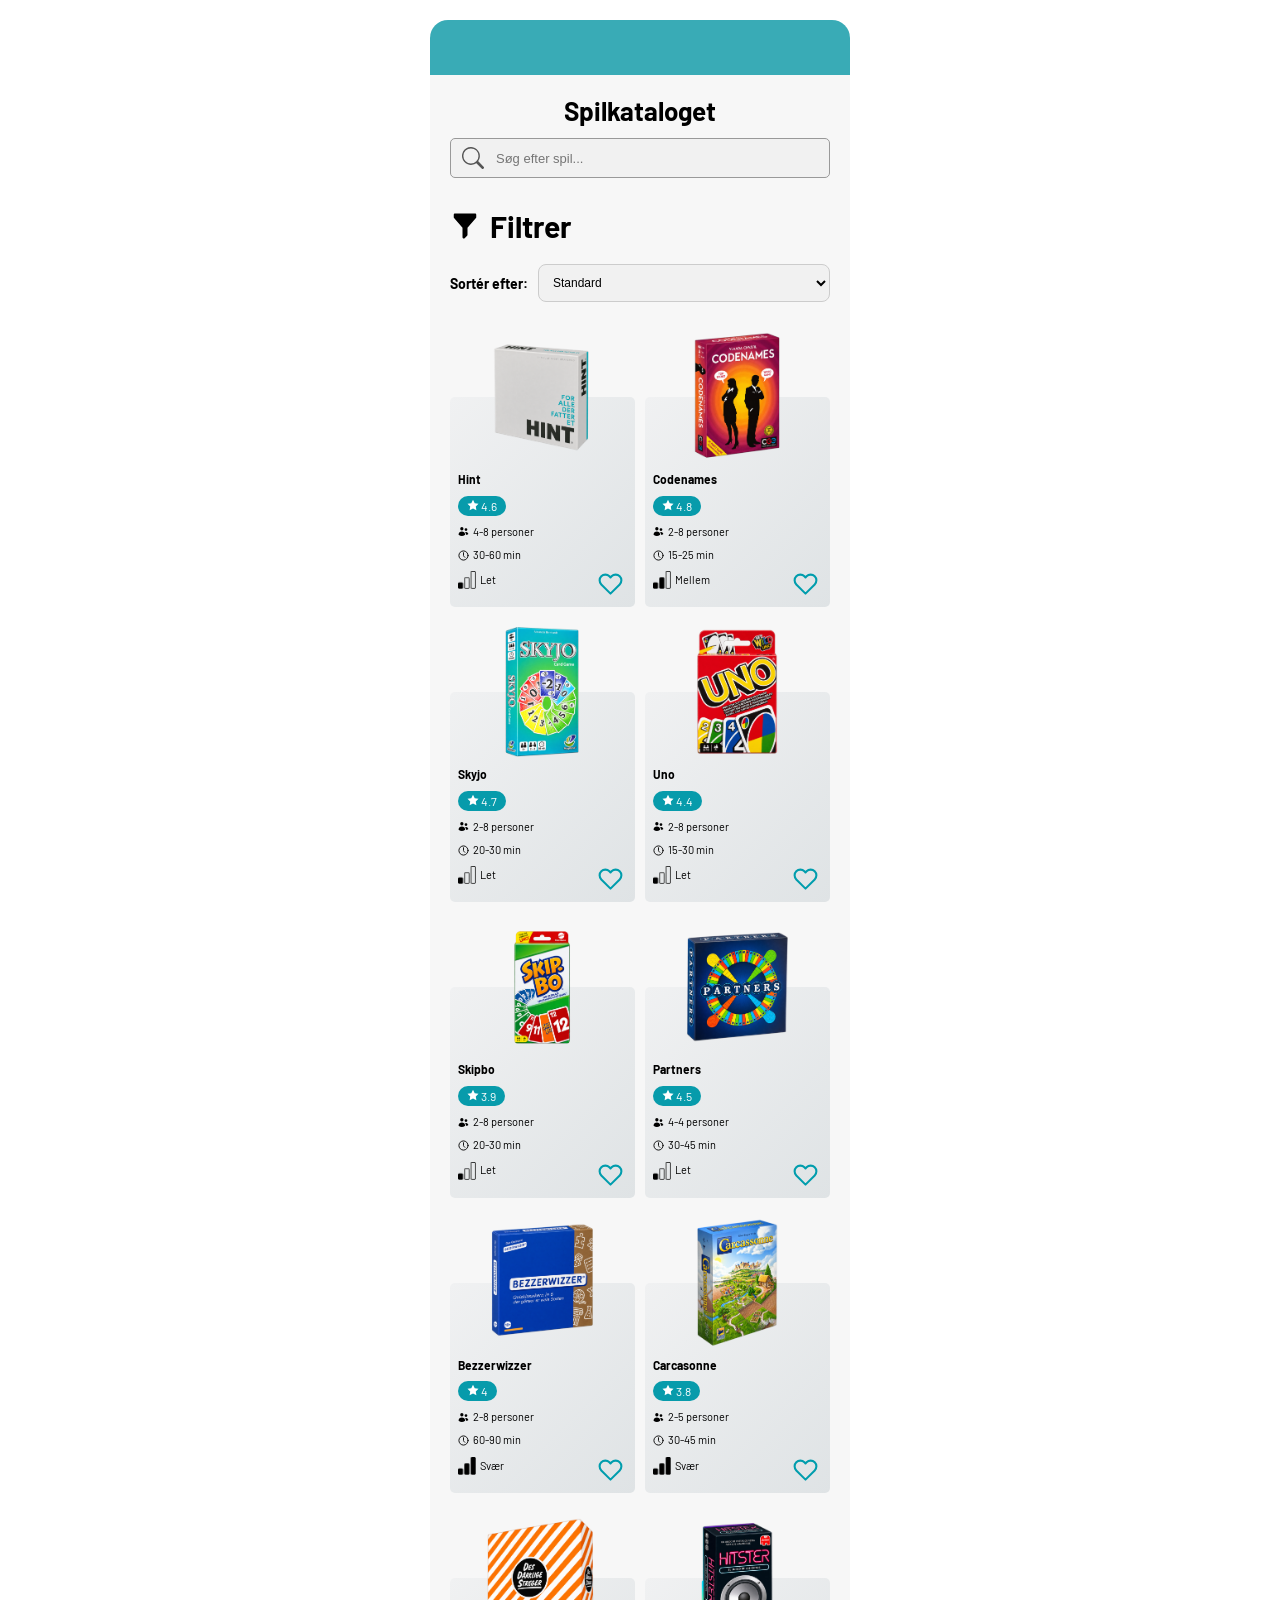
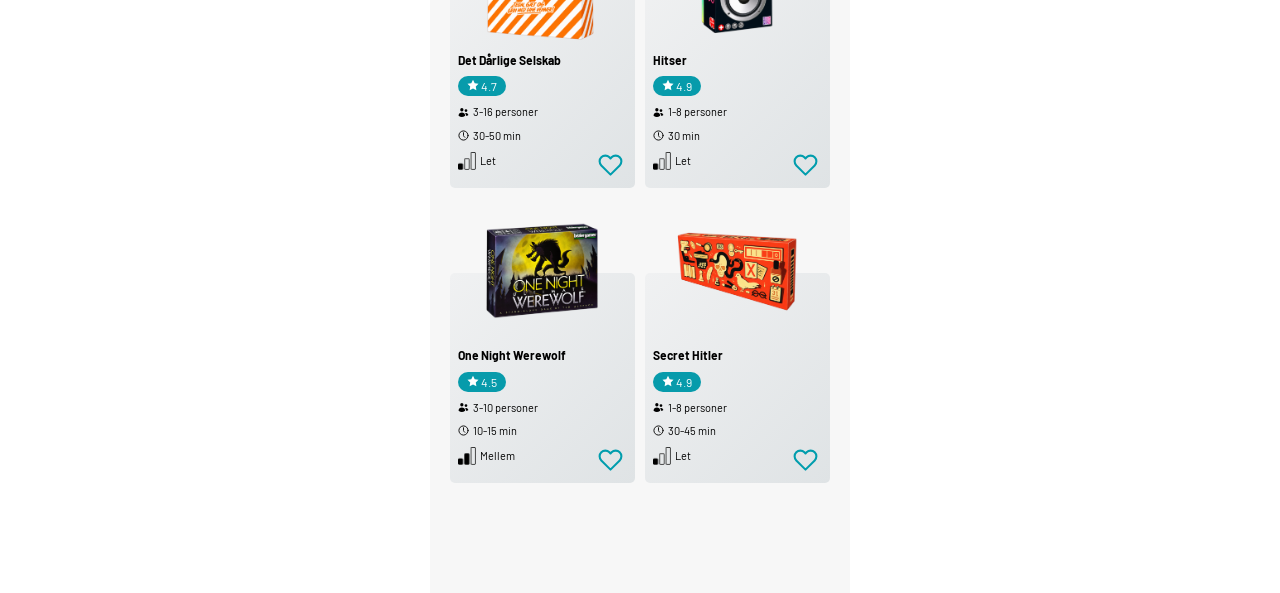
<file: index.html>
<!DOCTYPE html>
<html lang="da">
<head>
    <meta charset="UTF-8">
    <meta name="viewport" content="width=device-width, initial-scale=1.0">
    <title>Spilkatalog</title>
    <link rel="preconnect" href="https://fonts.googleapis.com">
    <link rel="preconnect" href="https://fonts.gstatic.com" crossorigin>
    <link href="https://fonts.googleapis.com/css2?family=Barlow:ital,wght@0,100;0,200;0,300;0,400;0,500;0,600;0,700;0,800;0,900;1,100;1,200;1,300;1,400;1,500;1,600;1,700;1,800;1,900&family=Martel+Sans:wght@200;300;400;600;700;800;900&display=swap" rel="stylesheet">
    <link rel="stylesheet" href="style.css">
</head>

<body>

    <div class="topbar"></div>

    <div class="container">
        <header>
            <h1>Spilkataloget</h1>
        </header>

        <main>
            <!-- Søgning -->
             
            <div class="search-container">
              <span class="bi--search"></span>
                <input
                    type="search"
                    id="search-input"
                    placeholder= "Søg efter spil..." 
                    class="search-input"
                    aria-label="Søg efter spil"
                >
            </div>
            

    
    


            <!-- Åbn filterpanelet -->
           <a href="filter.html" id="filter-toggle" class="filter-button">
             <span class="boxicons--filter-filled"></span>
              <span>Filtrer</span>
            </a>
<!-- Sortering -->
    <div class="sort-container">
    <label for="sort-spil">Sortér efter:</label>

    <select id="sort-spil">
        <option value="standard">Standard</option>
        <option value="rating">Bedst bedømte først</option>
        <option value="faerrest">Færrest spillere først</option>
        <option value="flest">Flest spillere først</option>
        <option value="kort">Korteste spil først</option>
        <option value="lang">Længste spil først</option>
        <option value="favoritter">Favoritter</option>
        <option value="navn">Navn A–Å</option>
    </select>
    
</div>
            <!-- Spillene indsættes her med JavaScript -->
            <div id="products-container" class="products-container"></div>

            




        </main>
    </div>

<!-- Informationsboks til spil -->
<dialog id="product-dialog" class="spil-dialog">

    <button type="button" id="dialog-close" aria-label="Luk">
        ×
    </button>

    <img id="dialog-image" class="dialog-image" alt="">

    <h2 id="dialog-title"></h2>

    <div id="dialog-rating"></div>

    <div id="dialog-info"></div>

</dialog>

    <!-- JavaScript -->
    <script src="data.js"></script>
    <script src="scriptui.js"></script>
    <script src="scriptfilt.js"></script>
</body>
</html>
</file>
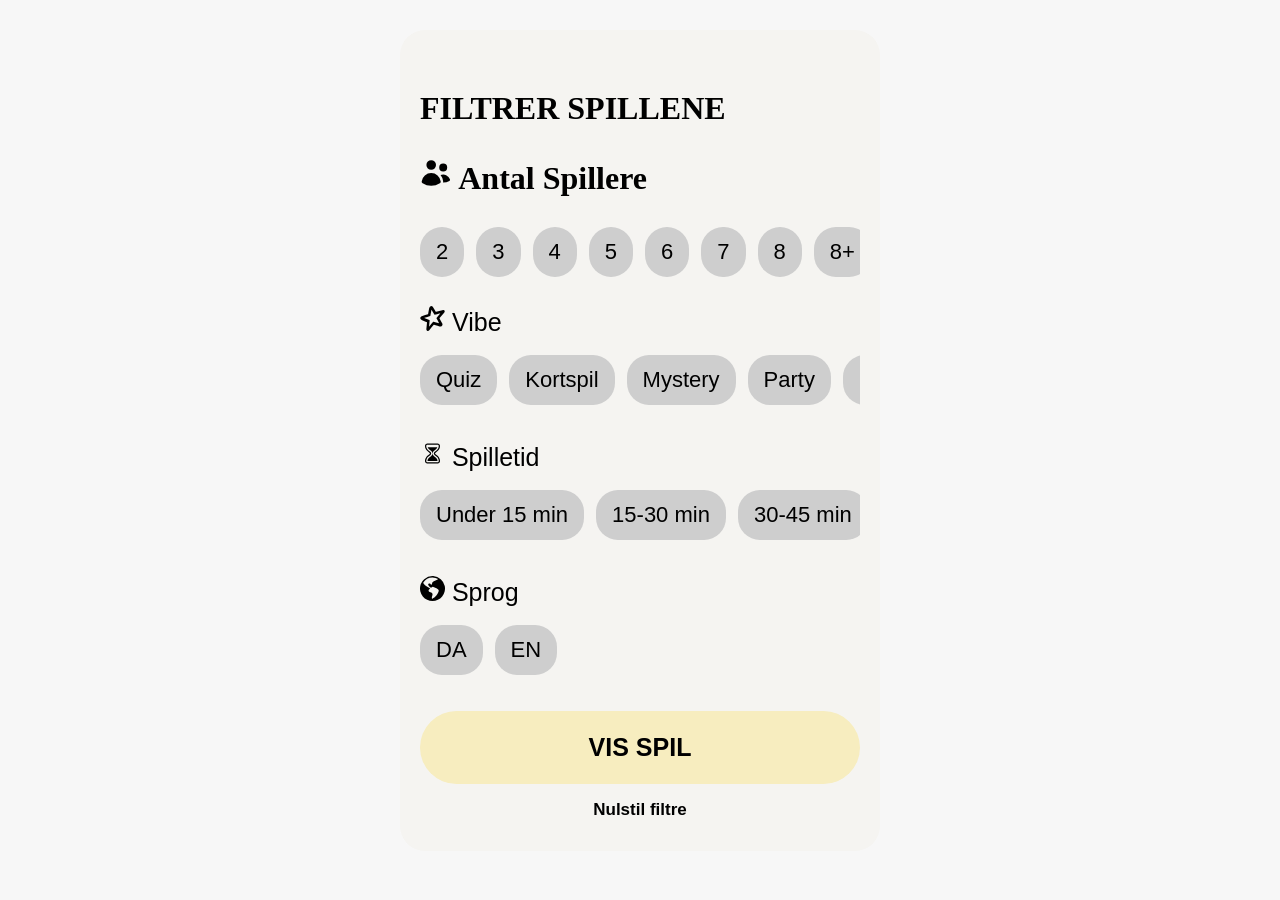
<file: filter.html>
<!DOCTYPE html>
<html lang="en">
<head>
    <meta charset="UTF-8">
    <meta name="viewport" content="width=device-width, initial-scale=1.0">
    <title> Filtrer spillene</title>

    <link rel="stylesheet" href="filter.css">
    

</head>
<body>
<div class="toopbar"></div>

<main class="filter-side">

<a href="index.html" class="luk"> </a>

<h1> FILTRER SPILLENE</h1>

<form action="index.html" method="get">

<h1>
<span class="heroicons--users-20-solid"></span>
Antal Spillere
</h1>

<div class="knapper">
                <label><input type="checkbox" name="spillere" value="2">2</label>
                <label><input type="checkbox" name="spillere" value="3">3</label>
                <label><input type="checkbox" name="spillere" value="4">4</label>
                <label><input type="checkbox" name="spillere" value="5">5</label>
                <label><input type="checkbox" name="spillere" value="6">6</label>
                <label><input type="checkbox" name="spillere" value="7">7</label>
                <label><input type="checkbox" name="spillere" value="8">8</label>
                <label><input type="checkbox" name="spillere" value="8+">8+</label>
            </div>
        </section>

        <section>
            <h2>
                <span class="cib--apache-spark"></span>
                 Vibe
            </h2>

            <div class="knapper">
                <label><input type="checkbox" name="vibe" value="Quiz">Quiz</label>
                <label><input type="checkbox" name="vibe" value="Kortspil">Kortspil</label>
                <label><input type="checkbox" name="vibe" value="Mystery">Mystery</label>
                <label><input type="checkbox" name="vibe" value="Party">Party</label>
                <label><input type="checkbox" name="vibe" value="Performance">Performance</label>
            </div>
        </section>

        <section>
            <h2>
                <span class="fluent--hourglass-three-quarter-20-regular"></span>
                 Spilletid
            </h2>

            <div class="knapper">
                <label><input type="checkbox" name="tid" value="0-15">Under 15 min</label>
                <label><input type="checkbox" name="tid" value="15-30">15-30 min</label>
                <label><input type="checkbox" name="tid" value="30-45">30-45 min</label>
                <label><input type="checkbox" name="tid" value="45+">45+ min</label>
            </div>
        </section>

        <section>
            <h2>
        <span class="bi--globe-americas-fill"></span>
             Sprog
            </h2>

            <div class="knapper">
                <label><input type="checkbox" name="sprog" value="Dansk">DA</label>
                <label><input type="checkbox" name="sprog" value="Engelsk">EN</label>
            </div>
        </section>

        <button class="vis-spil" type="submit">VIS SPIL</button>
        <button class="nulstil" type="reset">Nulstil filtre</button>

    </form>
</main>
    
</body>
</html>
</file>
<file: style.css>
* {
    margin: 0;
    padding: 0;
    box-sizing: border-box;
}

body {
    background: white;
    color: black;
    font-family: "Barlow", "Martel-Sans", sans-serif;
}

/* TURKIS TOP */

.topbar {
    width: 100%;
    max-width: 420px;
    height: 55px;
    margin: 20px auto 0;
    background: #39abb6;
    border-radius: 18px 18px 0 0;
}

/* HELE SPILKATALOGET */

.container {
    width: 100%;
    max-width: 420px;
    min-height: 100vh;
    margin: 0 auto;
    padding: 20px 20px 110px;
    background: #f7f7f7;
}

/* OVERSKRIFT */

header {
    text-align: center;
    margin-bottom: 12px;
}

header h1 {
    font-size: 26px;
    font-weight: bold;
    color: black;
}

/* SØGEFELT */

.search-container {
    position: relative;
    width: 100%;
    display: flex;
    align-items: center;
    margin-bottom: 10px;
}

.search-input {
    width: 100%;
    height: 40px;
    padding: 0 12px 0 45px;
    border: 1px solid #999;
    border-radius: 5px;
    background: #f1f1f1;
    font-size: 13px;
}

.search-container .bi--search {
    position: absolute;
    left: 12px;
    top: 50%;
    transform: translateY(-50%);
    width: 22px;
    height: 22px;
    color: #555;
    z-index: 1;
    pointer-events: none;
}

.search-input:focus {
    outline: 1px solid #39abb6;
}

/* FILTERKNAPPEN */

.filter-button {
    display: flex;
    align-items: center;
    gap: 10px;
    padding: 20px 0;
    background: none;
    border: none;
    color: black;
    font-size: 30px;
    font-weight: bold;
    cursor: pointer;
    text-decoration: none;
}

/* SPILLENE I TO KOLONNER */

.products-container {
    display: grid;
    grid-template-columns: repeat(2, minmax(0, 1fr));
    column-gap: 10px;
    row-gap: 85px;
    margin-top: 55px;
}

/* LYSEGRÅ SPILLEKORT */

.product-card {
    position: relative;
    min-width: 0;
    min-height: 195px;
    background: linear-gradient(
        135deg,
        #f0f1f2,
        #dfe3e5
    );
    border-radius: 5px;
    color: black;
    overflow: visible;
    cursor: pointer;
}

/* SPILBILLEDER */

.product-image {
    position: absolute;
    top: -65px;
    left: 50%;
    transform: translateX(-50%);
    width: 95%;
    height: 130px;
    object-fit: contain;
    background: transparent;
    border: none;
    box-shadow: none;
    z-index: 1;
}

/* TEKSTEN PÅ KORTENE */

.product-info {
    padding: 75px 8px 18px;
}

.product-title {
    font-size: 12px;
    font-weight: bold;
    line-height: 1.3;
    margin-bottom: 7px;
    color: black;
    overflow-wrap: anywhere;
}

/* TURKIS STJERNE */

.product-rating {
    display: inline-block;
    background: #079bab;
    color: white;
    border-radius: 25px;
    padding: 3px 9px;
    font-size: 12px;
    margin-bottom: 9px;
}

/* ANTAL SPILLERE, TID OG SVÆRHEDSGRAD */

.product-details {
    display: flex;
    flex-direction: column;
    gap: 9px;
}

.product-details p {
    display: flex;
    align-items: center;
    gap: 4px;
    font-size: 11px;
    color: black;
    line-height: 1.3;
}

.detail-icon {
    display: inline-block;
    width: 17px;
    flex-shrink: 0;
    font-size: 14px;
}

/* TURKIST HJERTE */



/* INGEN SPIL FUNDET */

.no-products {
    grid-column: 1 / -1;
    text-align: center;
    font-size: 15px;
    color: black;
}


/* MOBIL */

@media (max-width: 360px) {
    .container {
        padding-left: 15px;
        padding-right: 15px;
    }

    .product-title {
        font-size: 11px;
    }

    .product-details p {
        font-size: 10px;
    }
}

.bi--search {
  display: inline-block;
  width: 1em;
  height: 1em;
  --svg: url("data:image/svg+xml,%3Csvg xmlns='http://www.w3.org/2000/svg' viewBox='0 0 16 16'%3E%3Cpath fill='black' d='M11.742 10.344a6.5 6.5 0 1 0-1.397 1.398h-.001q.044.06.098.115l3.85 3.85a1 1 0 0 0 1.415-1.414l-3.85-3.85a1 1 0 0 0-.115-.1zM12 6.5a5.5 5.5 0 1 1-11 0a5.5 5.5 0 0 1 11 0'/%3E%3C/svg%3E");
  background-color: currentColor;
  -webkit-mask-image: var(--svg);
  mask-image: var(--svg);
  -webkit-mask-repeat: no-repeat;
  mask-repeat: no-repeat;
  -webkit-mask-size: 100% 100%;
  mask-size: 100% 100%;
}

.boxicons--filter-filled {
  display: inline-block;
  width: 1em;
  height: 1em;
  --svg: url("data:image/svg+xml,%3Csvg xmlns='http://www.w3.org/2000/svg' viewBox='0 0 24 24'%3E%3Cpath fill='black' d='M20 2H4c-.55 0-1 .45-1 1v2c0 .24.09.48.25.66L10 13.38V21c0 .4.24.77.62.92a.995.995 0 0 0 1.09-.21l2-2A1 1 0 0 0 14 19v-5.62l6.75-7.72c.16-.18.25-.42.25-.66V3c0-.55-.45-1-1-1'/%3E%3C/svg%3E");
  background-color: currentColor;
  -webkit-mask-image: var(--svg);
  mask-image: var(--svg);
  -webkit-mask-repeat: no-repeat;
  mask-repeat: no-repeat;
  -webkit-mask-size: 100% 100%;
  mask-size: 100% 100%;
}

.carbon--star-filled {
  display: inline-block;
  width: 1em;
  height: 1em;
  --svg: url("data:image/svg+xml,%3Csvg xmlns='http://www.w3.org/2000/svg' viewBox='0 0 32 32'%3E%3Cpath fill='black' d='m16 2l-4.55 9.22l-10.17 1.47l7.36 7.18L6.9 30l9.1-4.78L25.1 30l-1.74-10.13l7.36-7.17l-10.17-1.48Z'/%3E%3C/svg%3E");
  background-color: currentColor;
  -webkit-mask-image: var(--svg);
  mask-image: var(--svg);
  -webkit-mask-repeat: no-repeat;
  mask-repeat: no-repeat;
  -webkit-mask-size: 100% 100%;
  mask-size: 100% 100%;
}

.heroicons--users-20-solid {
  display: inline-block;
  width: 1em;
  height: 1em;
  --svg: url("data:image/svg+xml,%3Csvg xmlns='http://www.w3.org/2000/svg' viewBox='0 0 20 20'%3E%3Cpath fill='black' d='M7 8a3 3 0 1 0 0-6a3 3 0 0 0 0 6m7.5 1a2.5 2.5 0 1 0 0-5a2.5 2.5 0 0 0 0 5M1.615 16.428a1.22 1.22 0 0 1-.569-1.175a6.002 6.002 0 0 1 11.908 0c.058.467-.172.92-.57 1.174A9.95 9.95 0 0 1 7 18a9.95 9.95 0 0 1-5.385-1.572M14.5 16h-.106c.07-.297.088-.611.048-.933a7.47 7.47 0 0 0-1.588-3.755a4.5 4.5 0 0 1 5.874 2.636a.82.82 0 0 1-.36.98A7.47 7.47 0 0 1 14.5 16'/%3E%3C/svg%3E");
  background-color: currentColor;
  -webkit-mask-image: var(--svg);
  mask-image: var(--svg);
  -webkit-mask-repeat: no-repeat;
  mask-repeat: no-repeat;
  -webkit-mask-size: 100% 100%;
  mask-size: 100% 100%;
}

.akar-icons--clock {
  display: inline-block;
  width: 1em;
  height: 1em;
  --svg: url("data:image/svg+xml,%3Csvg xmlns='http://www.w3.org/2000/svg' viewBox='0 0 24 24'%3E%3Cg fill='none' stroke='black' stroke-linecap='round' stroke-linejoin='round' stroke-width='2'%3E%3Ccircle cx='12' cy='12' r='10'/%3E%3Cpath d='m15 16l-2.414-2.414A2 2 0 0 1 12 12.172V6'/%3E%3C/g%3E%3C/svg%3E");
  background-color: currentColor;
  -webkit-mask-image: var(--svg);
  mask-image: var(--svg);
  -webkit-mask-repeat: no-repeat;
  mask-repeat: no-repeat;
  -webkit-mask-size: 100% 100%;
  mask-size: 100% 100%;
}

.niveau-ikon {
    width: 18px;
    height: 18px;
    object-fit: contain;
}

.heart-icon {
    position: absolute;
    right: 8px;
    bottom: 6px;
    width: 34px;
    height: 34px;
    display: flex;
    align-items: center;
    justify-content: center;
    padding: 0;
    background: transparent;
    border: none;
    cursor: pointer;
    z-index: 2;
}

.heart-icon svg {
    width: 25px;
    height: 30px;
    fill: none;
    stroke: #009dad;
    stroke-width: 2;
    stroke-linecap: round;
    stroke-linejoin: round;
}

.heart-icon[aria-pressed="true"] svg {
    fill: #009dad;
}


/* SORTERING */

.sort-container {
    display: flex;
    align-items: center;
    gap: 10px;
    margin-bottom: 40px;
    padding-bottom: 40px;
}

.sort-container label {
    font-size: 14px;
    font-weight: bold;
    white-space: nowrap;
}

.sort-container select {
    flex: 1;
    min-width: 0;
    padding: 10px;
    border: 1px solid #ccc;
    border-radius: 8px;
    background-color: #f1f1f1;
    color: black;
    font-family: Arial, sans-serif;
    font-size: 12px;
    cursor: pointer;
}

/* Filterknappen skal ligne en knap, ikke et link */

.filter-button {
    text-decoration: none;
}
</file>
<file: filter.css>
.heroicons--users-20-solid {
  display: inline-block;
  width: 1em;
  height: 1em;
  --svg: url("data:image/svg+xml,%3Csvg xmlns='http://www.w3.org/2000/svg' viewBox='0 0 20 20'%3E%3Cpath fill='black' d='M7 8a3 3 0 1 0 0-6a3 3 0 0 0 0 6m7.5 1a2.5 2.5 0 1 0 0-5a2.5 2.5 0 0 0 0 5M1.615 16.428a1.22 1.22 0 0 1-.569-1.175a6.002 6.002 0 0 1 11.908 0c.058.467-.172.92-.57 1.174A9.95 9.95 0 0 1 7 18a9.95 9.95 0 0 1-5.385-1.572M14.5 16h-.106c.07-.297.088-.611.048-.933a7.47 7.47 0 0 0-1.588-3.755a4.5 4.5 0 0 1 5.874 2.636a.82.82 0 0 1-.36.98A7.47 7.47 0 0 1 14.5 16'/%3E%3C/svg%3E");
  background-color: currentColor;
  -webkit-mask-image: var(--svg);
  mask-image: var(--svg);
  -webkit-mask-repeat: no-repeat;
  mask-repeat: no-repeat;
  -webkit-mask-size: 100% 100%;
  mask-size: 100% 100%;
}

.cib--apache-spark {
  display: inline-block;
  width: 1em;
  height: 1em;
  --svg: url("data:image/svg+xml,%3Csvg xmlns='http://www.w3.org/2000/svg' viewBox='0 0 32 32'%3E%3Cpath fill='black' d='M14.417 0c-.568.016-1.125.286-1.594.807q-.389.44-.661.964c-.469.885-.563 1.885-.74 2.854q-.492 2.727-.969 5.453c-.036.214-.125.302-.323.359c-2.359.745-4.719 1.484-7.063 2.25a6.6 6.6 0 0 0-1.484.672c-1.391.885-1.599 2.339-.557 3.615c.464.563 1.057.953 1.714 1.245c1.469.656 2.938 1.302 4.401 1.964c.026.01.047.016.068.026h-.005l1.745.714v.094c-.266 2.708-.521 5.417-.776 8.13c-.052.557-.016 1.104.182 1.641c.422 1.156 1.417 1.526 2.505.932c.495-.271.891-.661 1.25-1.089c1.828-2.167 3.661-4.328 5.484-6.5c.146-.177.271-.198.484-.13c.464.156.927.307 1.391.464h.005c.026.016.057.026.094.042l.193.057c1.661.552 3.573 1.031 5.234 1.583c.536.177.833.219 1.396.13c.417-.063.792-.083 1.104-.313a2.52 2.52 0 0 0 1.318-2.245c-.005-.568-.208-1.083-.469-1.578c-1.094-2.078-2.182-4.151-3.281-6.224c-.104-.198-.099-.323.052-.5c1.839-2.151 3.672-4.313 5.51-6.474c.359-.427.682-.875.87-1.411c.411-1.167-.12-2.094-1.333-2.318a3.7 3.7 0 0 0-1.646.089c-2.635.698-5.266 1.391-7.891 2.094c-.234.063-.349.021-.474-.193a439 439 0 0 0-3.229-5.354a6 6 0 0 0-.87-1.135c-.495-.49-1.068-.729-1.635-.714zm.229 4.938a.8.8 0 0 1 .25.281q1.743 2.89 3.479 5.786c.094.156.182.208.37.156q3.052-.814 6.104-1.62c.49-.13.979-.255 1.474-.385a.6.6 0 0 1-.135.266a2855 2855 0 0 1-5.036 5.917c-.146.177-.161.297-.057.495c1.25 2.406 2.359 4.411 3.333 6.349l-4.927-1.359l-2.156-.719c-.214-.073-.333-.042-.479.13c-1.661 1.984-3.339 3.964-5.01 5.943a.53.53 0 0 1-.24.172c.047-.5.089-1.005.135-1.51c.203-2.099.396-4.193.604-6.292c-.042-.422.156-.536-.432-.724c-1.99-.792-4.458-1.76-6.417-2.542a.74.74 0 0 1 .318-.177q3.593-1.142 7.193-2.276c.167-.052.266-.12.281-.307c.016-.198.068-.396.099-.589l.969-5.453c.094-.516.188-1.026.281-1.542z'/%3E%3C/svg%3E");
  background-color: currentColor;
  -webkit-mask-image: var(--svg);
  mask-image: var(--svg);
  -webkit-mask-repeat: no-repeat;
  mask-repeat: no-repeat;
  -webkit-mask-size: 100% 100%;
  mask-size: 100% 100%;
}

.fluent--hourglass-three-quarter-20-regular {
  display: inline-block;
  width: 1em;
  height: 1em;
  --svg: url("data:image/svg+xml,%3Csvg xmlns='http://www.w3.org/2000/svg' viewBox='0 0 20 20'%3E%3Cpath fill='black' d='M13.842 5H6.163q.066.204.157.4c.208.45.515.847.9 1.16l1.82 1.52c.28.234.506.528.66.86c.16.33.241.693.24 1.06c.001.367-.08.73-.24 1.06a2.5 2.5 0 0 1-.66.86l-1.82 1.52a3.25 3.25 0 0 0-.9 1.16A3.4 3.4 0 0 0 6 16h8a3.5 3.5 0 0 0-.31-1.4a3.4 3.4 0 0 0-.91-1.16L11 11.91a2.45 2.45 0 0 1-.65-.85a2.4 2.4 0 0 1-.29-1.06a2.4 2.4 0 0 1 .29-1.06a2.45 2.45 0 0 1 .65-.85l1.78-1.53a3.4 3.4 0 0 0 .91-1.16q.089-.195.152-.4M5.195 17.844q.345.156.727.156h8.156q.39-.008.735-.156q.343-.15.609-.422q.266-.273.422-.617q.156-.345.156-.727q0-.617-.133-1.195a6 6 0 0 0-.375-1.117a5 5 0 0 0-.601-1.008a5.4 5.4 0 0 0-.828-.86l-1.82-1.515a.497.497 0 0 1 0-.766l1.82-1.523a5.3 5.3 0 0 0 1.445-1.867A5.45 5.45 0 0 0 16 3.922a1.88 1.88 0 0 0-.578-1.344a2.2 2.2 0 0 0-.617-.422A1.7 1.7 0 0 0 14.078 2H5.922q-.39.007-.734.156q-.345.15-.61.422a2.2 2.2 0 0 0-.422.617Q4 3.54 4 3.922q.008 1.234.5 2.305a5.35 5.35 0 0 0 1.438 1.867l1.82 1.523a.498.498 0 0 1 0 .766l-1.82 1.515a5.7 5.7 0 0 0-.829.868a5.35 5.35 0 0 0-.984 2.125A5.6 5.6 0 0 0 4 16.078q.008.39.156.735q.15.343.422.609q.273.266.617.422m9.211-.914a1 1 0 0 1-.367.07H5.961a1 1 0 0 1-.375-.078a1 1 0 0 1-.305-.203a.9.9 0 0 1-.21-.305A1 1 0 0 1 5 16.04a4.45 4.45 0 0 1 .414-1.86a4.3 4.3 0 0 1 1.164-1.507l1.82-1.524q.258-.218.399-.515a1.51 1.51 0 0 0 0-1.273a1.4 1.4 0 0 0-.399-.516l-1.82-1.516a4 4 0 0 1-.672-.695a5 5 0 0 1-.492-.813a4 4 0 0 1-.312-.906A4.5 4.5 0 0 1 5 3.961q.008-.21.078-.375q.07-.164.203-.305a.9.9 0 0 1 .305-.21A1 1 0 0 1 5.96 3h8.078q.21.015.375.078t.305.203a.95.95 0 0 1 .281.68a4.4 4.4 0 0 1-.414 1.867a4.3 4.3 0 0 1-1.164 1.5l-1.82 1.516q-.258.21-.399.515a1.51 1.51 0 0 0 0 1.274q.141.297.399.515l1.82 1.524q.765.64 1.172 1.508q.406.867.406 1.86a1.3 1.3 0 0 1-.078.374a.9.9 0 0 1-.203.305a1 1 0 0 1-.313.21'/%3E%3C/svg%3E");
  background-color: currentColor;
  -webkit-mask-image: var(--svg);
  mask-image: var(--svg);
  -webkit-mask-repeat: no-repeat;
  mask-repeat: no-repeat;
  -webkit-mask-size: 100% 100%;
  mask-size: 100% 100%;
}

.bi--globe-americas-fill {
  display: inline-block;
  width: 1em;
  height: 1em;
  --svg: url("data:image/svg+xml,%3Csvg xmlns='http://www.w3.org/2000/svg' viewBox='0 0 16 16'%3E%3Cpath fill='black' fill-rule='evenodd' d='m8 0l.412.01A7.97 7.97 0 0 1 13.29 2a8.04 8.04 0 0 1 2.548 4.382a8 8 0 1 1-15.674 0a8 8 0 0 1 1.361-3.078A8 8 0 0 1 2.711 2A7.96 7.96 0 0 1 8 0m0 1a7 7 0 0 0-5.958 3.324C2.497 6.192 6.669 7.827 6.5 8c-.5.5-1.034.884-1 1.5c.07 1.248 2.259.774 2.5 2c.202 1.032-1.051 3 0 3c1.5-.5 3.798-3.186 4-5c.138-1.242-2-2-3.5-2.5c-.828-.276-1.055.648-1.5.5S4.5 5.5 5.5 5s1 0 1.5.5c1 .5.5-1 1-1.5c.838-.838 3.16-1.394 3.605-2.001A6.97 6.97 0 0 0 8 1'/%3E%3C/svg%3E");
  background-color: currentColor;
  -webkit-mask-image: var(--svg);
  mask-image: var(--svg);
  -webkit-mask-repeat: no-repeat;
  mask-repeat: no-repeat;
  -webkit-mask-size: 100% 100%;
  mask-size: 100% 100%;
}


* {
    box-sizing: border-box;
}

body {
    margin: 0;
    background: #f7f7f7;
    font-family: Arial, sans-serif;
}

.topbar {
    height: 40px;
    background: #36aeb8;
}

.filter-side {
    position: relative;
    background: #f5f4f1;
    border-radius: 25px;
    padding: 30px 20px;
    margin: 30px auto;
    max-width: 480px;
}

.luk {
    position: absolute;
    top: 15px;
    right: 22px;
    text-decoration: none;
    color: black;
    font-size: 40px;
}

h1 {
    font-family: Georgia, serif;
    font-size: 32px;
    margin: 30px 0;
}

section {
    margin-bottom: 28px;
}

h2 {
    font-size: 25px;
    font-weight: 400;
    margin-bottom: 18px;
}

.knapper {
    display: flex;
    gap: 12px;
    overflow-x: auto;
    padding-bottom: 8px;
}

.knapper label {
    background: #cecece;
    padding: 12px 16px;
    border-radius: 22px;
    font-size: 22px;
    white-space: nowrap;
    cursor: pointer;
}

/* Skjul checkboxen, men behold dens funktion */
.knapper input {
    position: absolute;
    opacity: 0;
}

/* Når man vælger en knap */
.knapper label:has(input:checked) {
    background: #36aeb8;
    color: white;
}

.vis-spil {
    width: 100%;
    background: #f7edbf;
    border: none;
    border-radius: 50px;
    padding: 22px;
    font-size: 25px;
    font-weight: bold;
    cursor: pointer;
}

.nulstil {
    display: block;
    margin: 15px auto 0;
    background: none;
    border: none;
    font-size: 17px;
    font-weight: bold;
    cursor: pointer;
}
</file>
